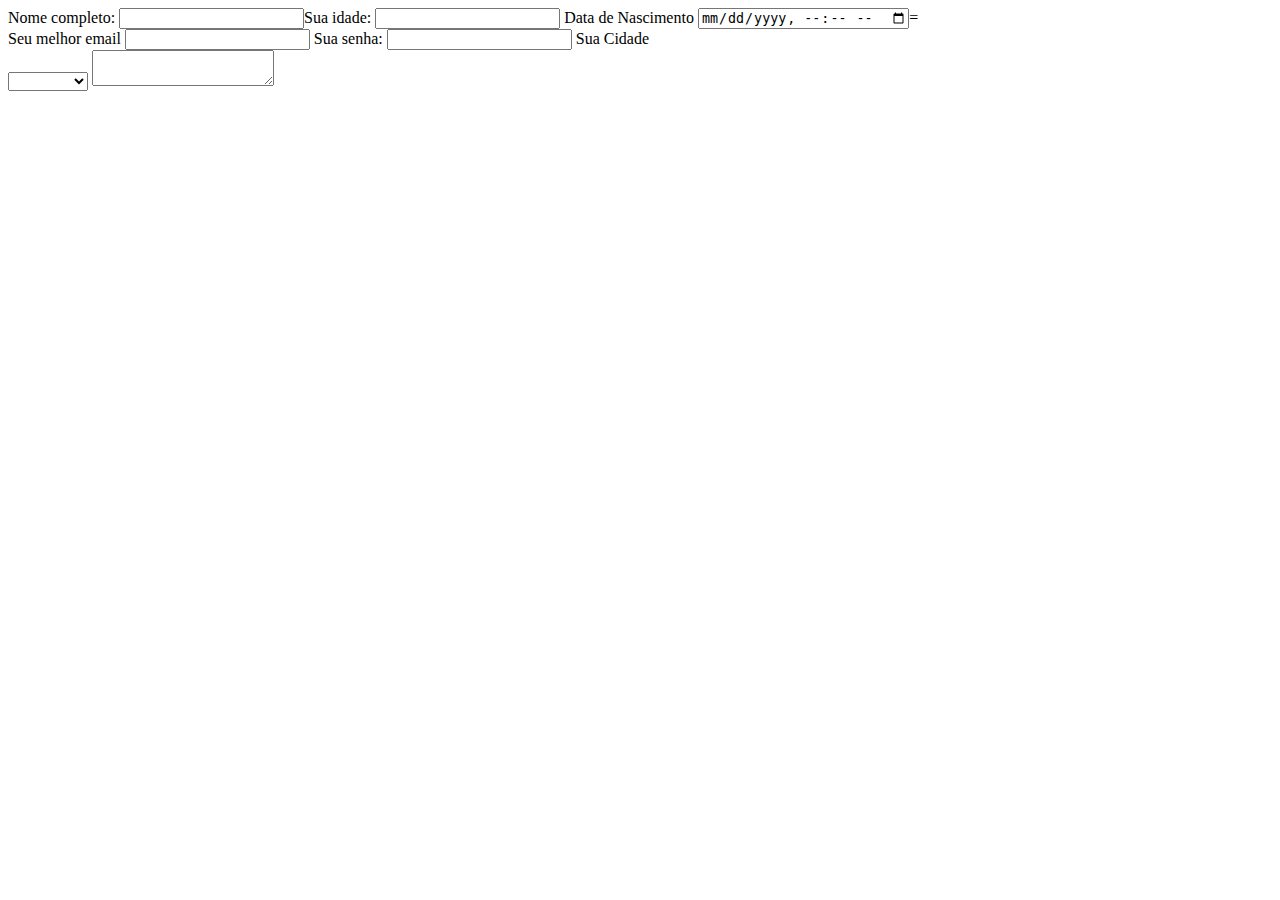
<file: aula 3/index.html>
<!doctype html>
<html>

<head>

<title> Exemplos de Formularios</title>

</head>

<body>

<form action="mailto:zecalife4@gmail.com" method="post">


<label for="camponome">Nome completo:</label> 
<input type="text" name="camponome>"

<label for="camponumero">Sua idade:</label>
<input type="number" name="camponumero">


<label for="campodata"> Data de Nascimento</label>
<input type="datetime-local" name="campodata">=

<br>

<label for="campoemail">Seu melhor email</label>
<input type="email">


<label for="camposenha">Sua senha:</label>

<input type="password" name="camposenha" minlength="6" required>

<form action=" camposelect">Sua Cidade</form>
<label for="camposelect" id></label>
<select name="camposelect" id="">

<option value=""></option>
<option value="">Opção 01</option>
<option value="">Opção 02</option>
<option value="">Opção 03</option>
<option value="">Opção 04</option>
<option value="">Opção 05</option>
<option value="">Opção 06</option>
</select>

<textarea name="placeholder" id="Sua Mensagem"</textarea>





<button type="submit">Clique aqui</button>


</form>



</body>




</html>
</file>
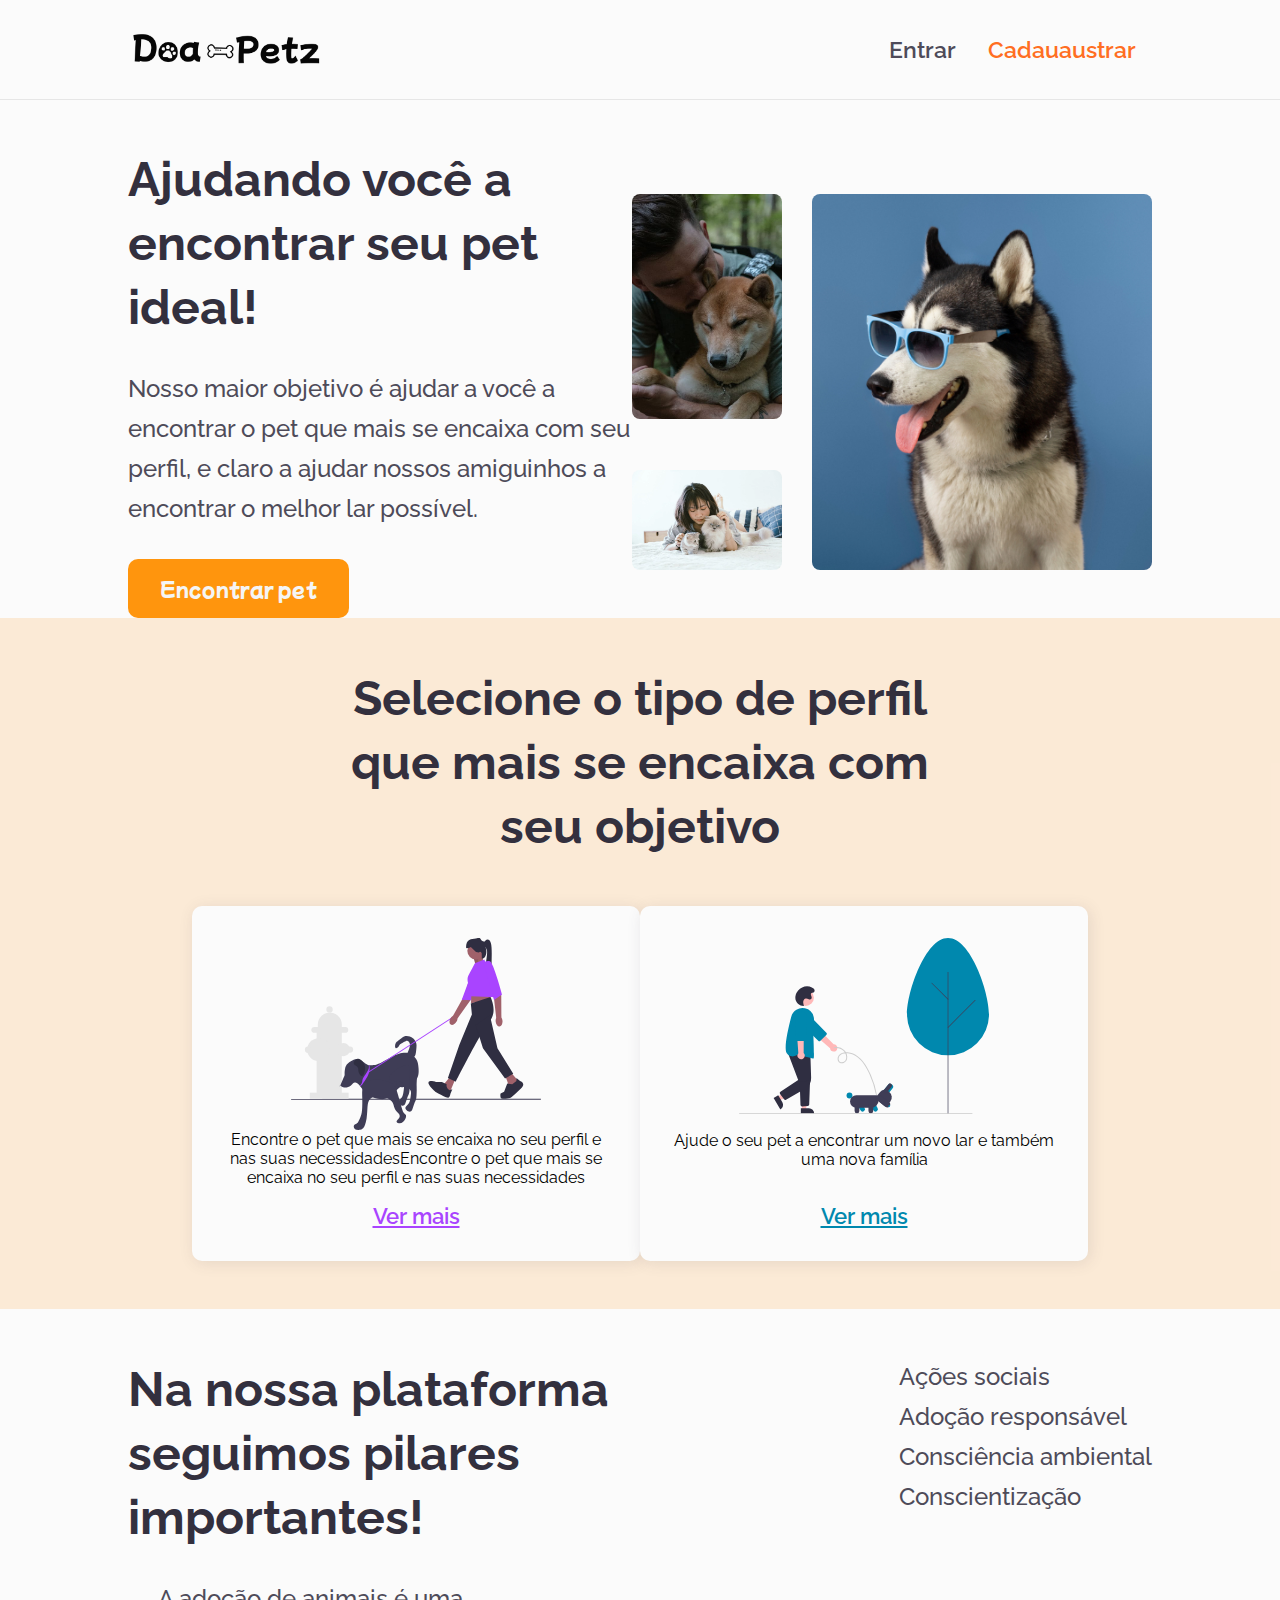
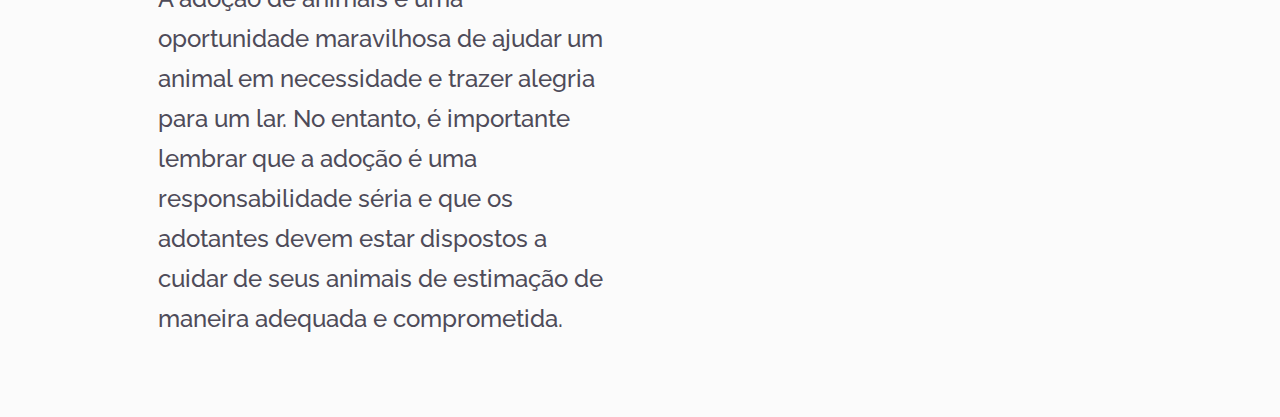
<file: petz/index.html>
<!DOCTYPE html>
<html lang="br">

<head>
    <meta charset="UTF-8">
    <meta name="viewport" content="width=device-width, initial-scale=1.0">
    <title>Doa-Petz</title>

    <link rel="stylesheet" href="style.css">


</head>

<body>

    <header>
        <nav class="menu">
            <img class="logomarca" src="./assets/img/doapetz.png" alt="">

            <ul class="links-navegacao">
                <li>
                    <a href="">Entrar</a>
                </li>

                <li>
                    <a href="" class="registrar">Cadauaustrar</a>
                </li>

            </ul>


        </nav>

    </header>

    <main>
        <!-- Seção Primaria -->
        <section class="painel-principal">

            <div class="anuncio-petz">
                <h1 class="titulo">Ajudando você a encontrar seu pet ideal!
                </h1>
                <p class="descricao">Nosso maior objetivo é ajudar a você a encontrar o pet que mais se encaixa com seu
                    perfil, e claro a ajudar nossos amiguinhos a encontrar o melhor lar possível.
                </p>
                <button class="botao-principal">
                    Encontrar pet
                </button>


            </div>

            <div class="imagens-petz">

                <div class="fotos-da-esquerda">
                    <img src="./assets/img/homem-cachorro.jpeg" alt="">
                    <img src="./assets/img/moca-gatos.jpg">
                </div>

                <div class="fotos-da-direita">
                    <img src="./assets/img/cachorro-oculos.jpg" alt="">
                </div>

            </div>

        </section>
        <!-- seção secundária -->

        <section class="tipos-perfil">
            <h2 class="titulo">Selecione o tipo de perfil que mais se encaixa com seu objetivo</h2>

            <div class="cards-container">
                <div class="card-de-perfil">
                    <img src="./assets/icons/mulher-cahorro.svg" alt="">

                    <div class="conteudo-card">
                        <p>Encontre o pet que mais se encaixa no seu perfil e nas suas necessidadesEncontre o pet que
                            mais se encaixa no seu perfil e nas suas necessidades</p>
                    </div>
                    <a href="" class="link-card link-roxo">Ver mais</a>


                </div>
                <div class="card-de-perfil">
                    <img src="./assets/icons/homem-cachorro.svg " alt="">

                    <div class="conteudo-card">
                        <p>Ajude o seu pet a encontrar um novo lar e também uma nova família</p>
                    </div>
                    <a href="" class="link-card link-azul">Ver mais</a>
                </div>
            </div>

        </section>

        <!-- Seção Terciaria -->

        <section class="valores-da-plataforma">
            <div class="sobre-os-valores">
                <h2 class="titulo">Na nossa plataforma seguimos pilares importantes!</h2>

                <p class="descricao">
                    A adoção de animais é uma oportunidade maravilhosa de ajudar um animal em necessidade e trazer
                    alegria para um lar. No entanto, é importante lembrar que a adoção é uma responsabilidade séria e
                    que os adotantes devem estar dispostos a cuidar de seus animais de estimação de maneira adequada e
                    comprometida.
                </p>

            </div>

            <div class="valores-topicos">
                <div class="coluna-dos-valores">
                    <!-- valor 01 -->
                    <div class="valor">
                        <p class="descricao">Ações sociais</p>
                    </div>

                    <!-- valor 02 -->
                    <div class=valor>
                        <p class="descricao">Adoção responsável</p>
                    </div>

                </div> 
                <div class="coluna-dos-valores">
                    
                    <!--valor 03  -->
                    <div class="valor">
                        <p class="descricao">Consciência ambiental</p>
                    </div>

                    <!-- valor 04 -->
                    <div class="valor">
                        <p class="descricao">Conscientização</p>
                    </div>
                        



            </div>
        </section>

    </main>


</body>

</html>
</file>
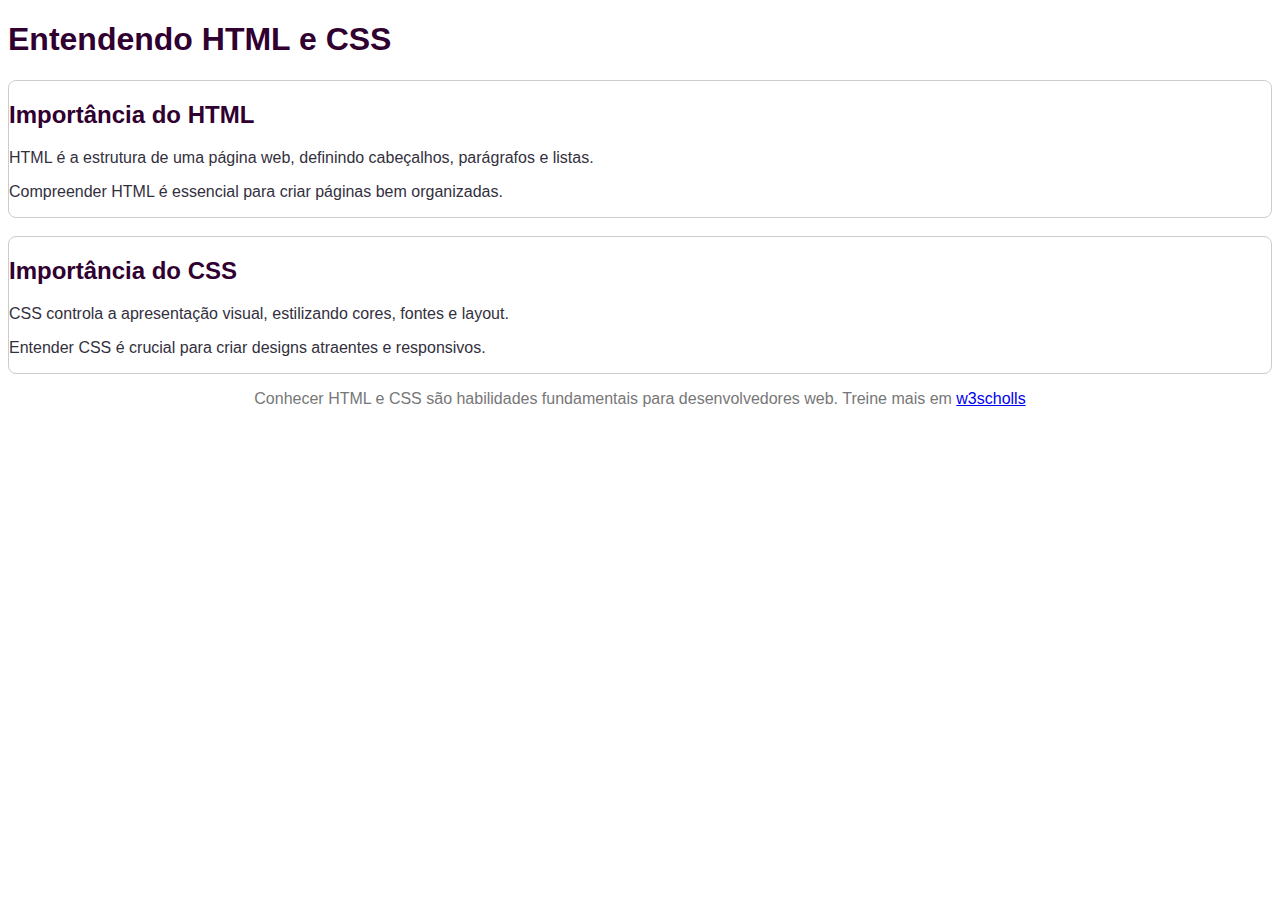
<file: AULA 1/Exemplo.html>
<!DOCTYPE html>
<html lang="pt-br">
<head>
<title>Primeiro Site</title>
<link rel="stylesheet" href="exemplo.css">
</head>
<body>
    <h1 class="titulo">Entendendo HTML e CSS</h1>
<div>
    <h2 class="titulo">Importância do HTML </h2>

    <p>HTML é a estrutura de uma página web, definindo cabeçalhos, parágrafos e listas.</p>

    <p>Compreender HTML é essencial para criar páginas bem organizadas.</p>

</div>
<br>
<div>
  
    <h2 class="titulo">Importância do CSS</h2>

    <p>CSS controla a apresentação visual, estilizando cores, fontes e layout.</p>

    <p>Entender CSS é crucial para criar designs atraentes e responsivos.</p>

</div>
  

    <p id="ultimoParagrafo">Conhecer HTML e CSS são habilidades fundamentais para desenvolvedores web. Treine mais em <a href="https://www.w3schools.com">w3scholls</p>


    
</body>

</html>
</file>
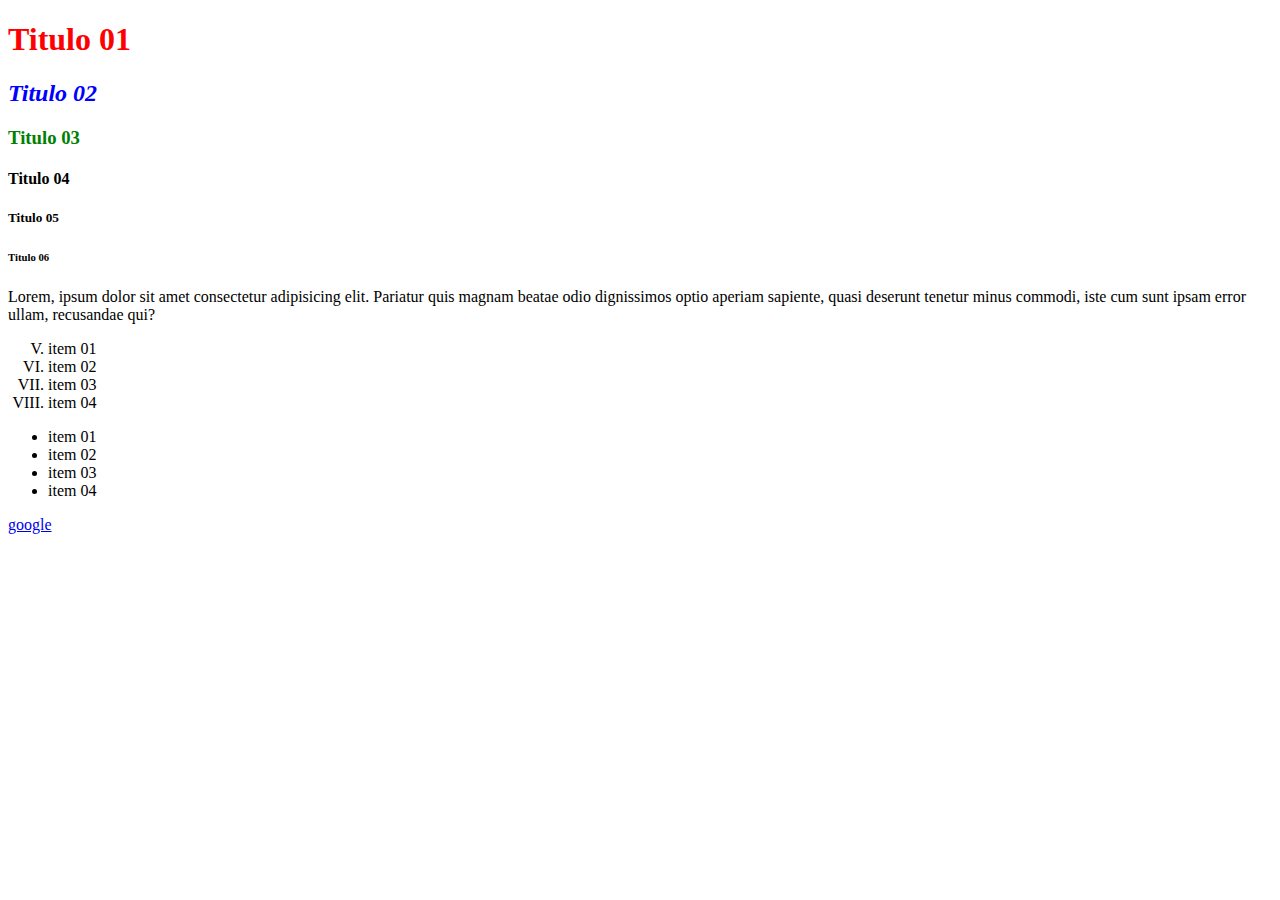
<file: AULA 1/Iindex.html>
<!DOCTYPE html>
<html>
<head>
<title>jose carlos</title>
<style>
    h2{
        color:blue;
        font-style: italic;


    }
</style>
<link rel="stylesheet" href="style.css "> 
</head>

<body>

<h1 style="color: red;">Titulo 01</h1>
<h2 class="titulo">Titulo 02</h2>
<h3>Titulo 03</h3>
<h4>Titulo 04</h4>
<h5>Titulo 05</h5>
<h6>Titulo 06</h6>

<p>Lorem, ipsum dolor sit amet consectetur adipisicing elit. Pariatur quis magnam beatae odio dignissimos optio aperiam sapiente, quasi deserunt tenetur minus commodi, iste cum sunt ipsam error ullam, recusandae qui?</p>
<OL type="I" start="5" >

    <li>item 01</li>
    <li>item 02</li>
    <li>item 03</li>
    <li>item 04</li>
</OL>
<UL>
    <li>item 01</li>
    <li>item 02</li>
    <li>item 03</li>
    <li>item 04</li>
</UL>
<a href="https://www.google.com" target="_blank">google</a>





</body>
</html>
</file>
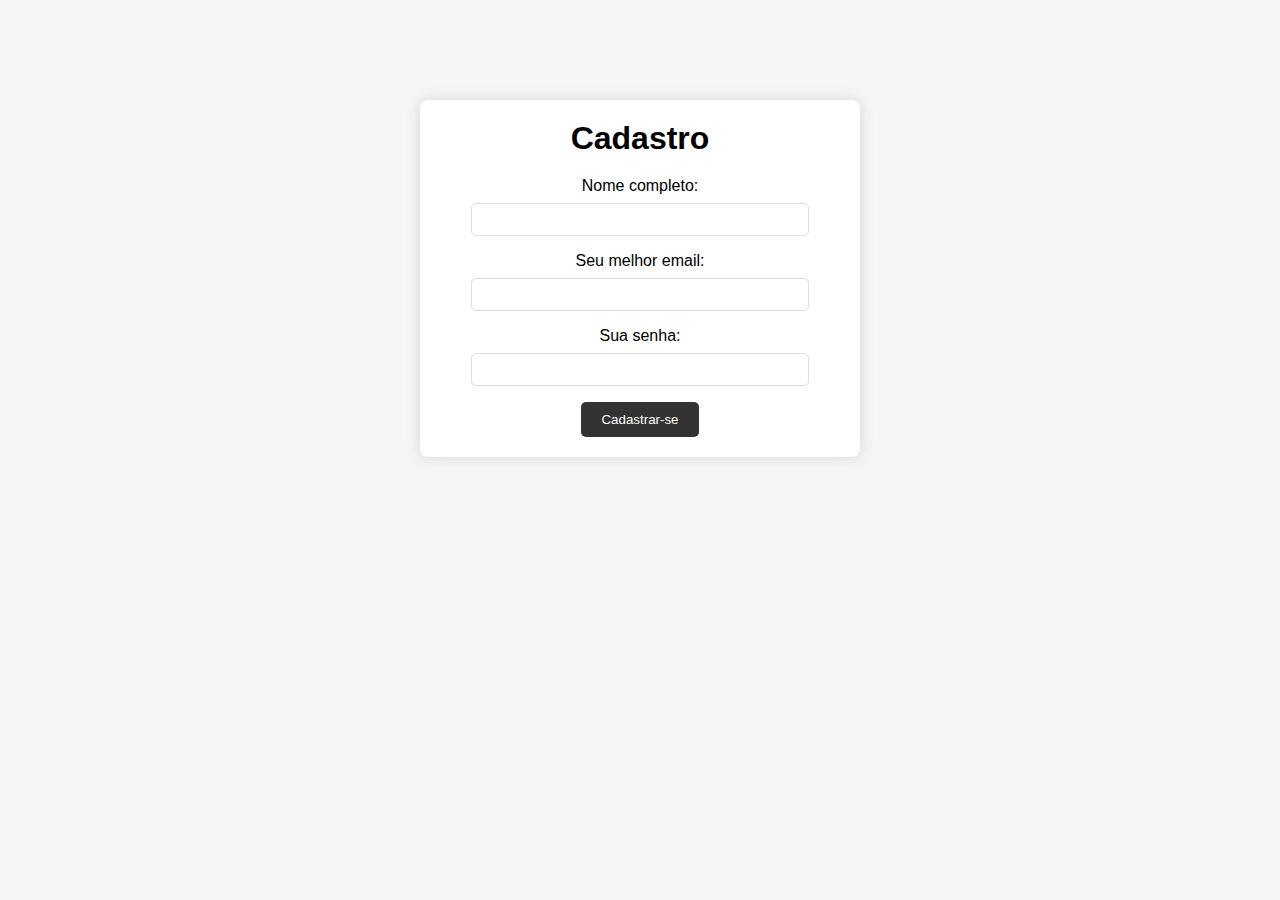
<file: aula 3/exemplo.html>
<!DOCTYPE html>
<html lang="en">
<head>
    <meta charset="UTF-8">
    <meta name="viewport" content="width=device-width, initial-scale=1.0">
    <title>Document</title>
<link rel="stylesheet" href="style.css">

</head>
<body>

<form action="">

<h1>Cadastro</h1>

<label for="camponome">Nome completo:</label>
<input type="text" name="camponome" required minlength="3">

<label for="campoemail">Seu melhor email:</label>
<input type="email" name="campoemail" required>

<label for="camposenha">Sua senha:</label>
<input type="password" name="camposenha" required minlength="6">

<button type="submit">Cadastrar-se</button>



</form>




    
</body>
</html>
</file>
<file: petz/style.css>
@import url('https://fonts.googleapis.com/css2?family=Raleway:wght@100;200;300;400;500;600&display=swap');
  @import url('https://fonts.googleapis.com/css2?family=Mochiy+Pop+P+One&display=swap');

* {
    margin: 0px;
    padding: 0px;
    font-family: 'Raleway', sans-serif;
}

.logomarca {

    width: 200px;
}

.menu {
    width: 80%;
    margin: 0px auto;

    display: flex;
    flex-direction: row;
    justify-content: space-between;
    align-items: center;      
}

.links-navegacao{
    list-style: none;

    display:flex;
    flex-direction: row;
}
li a{
    font-size: 23px;
    color: #4e4b59;
    text-decoration: none;
    font-weight: 600;
    padding: 16px;
}

.registrar{
color: #ff6e22;
}

header{
    padding: 32px 0px;
    box-shadow: 0px 1px #00000015;
}

.titulo{
    font-size: 48px;
    font-weight: 700;
    line-height: 64px;
    color: #33303e;
}

.descricao{
    font-size: 24px;
    font-weight: 500;
    line-height: 40px;
    color: #4e4b59;
}

.botao-principal{
    font-size: 19px;
    background-color: #ff950d;
    color: #f5f5f5;
    padding: 16px 32px;
    border: 1px; solid #f5f5f5;
    border-radius: 10px;

    font-family: 'Mochiy Pop P One', sans-serif;    
    cursor:pointer;
    transition: 0.4s;
    
}
.botao-principal:hover{
    box-shadow: 1px 1px 15px #00000032;
}

.anuncio-petz{
    width: 50%;
    display: flex;
    flex-direction: column;
    align-items: flex-start;
    gap: 30px;
}

.painel-principal{
    width: 80%;
    margin: 0px auto;

    display: flex;
    flex-direction: row;
    justify-content: space-between;
    align-items: center;
  
}
.fotos-da-esquerda img{
    width: 150px;
    border-radius: 8px;

}

.fotos-da-direita img{
    width: 340px;
    border-radius: 8px;
}

.imagens-petz{
    display: flex;
    flex-direction: row;
    gap: 30px;
}


.fotos-da-esquerda, .fotos-da-direita{
display: flex;
flex-direction: column;
justify-content: space-between;
}

main{
    padding-top: 48px;
    padding-bottom: 48px;

}

body{
 background-color: #fbfbfb;
}

.tipos-perfil{
    background-color: #ff880025;
    padding: 48px 0px;
    display:flex;
    flex-direction:column;
    align-items: center;
}

.tipos-perfil h2{
    width: 52%;
    text-align: center;
}

.card-de-perfil{
    background-color: #fbfbfb;
    width: 450px;
    padding: 32px;
    border-radius: 10px;
    box-shadow: 2px 2px 15px #4e4b5920;

    display:flex;
    flex-direction: column;
    align-items: center;
    justify-content: space-between;
}
.card-de-perfil img{ 
    width: 250px;
    }

.conteudo-card{
    text-align: center;
    display: flex;
    flex-direction: column;
    align-items: center;
    justify-content: space-between;
}

.link-card{
    font-size: 22px;
    font-weight: 600;
    margin-top: 16px;

}

.cards-container{
    width: 70%;
    margin-top: 48px;
    display: flex;
    flex-direction: row;
    justify-content: space-between;

}
.link-azul{
    color: #0088ae;
    }
    .link-roxo{
        color: #a944ff;

}
    
.valores-da-plataforma{
    width: 80%;
    margin: 0 auto;
    margin-top: 48px;

    display: flex;
    flex-direction: row;
    justify-content: space-between;
            
}

.sobre-os-valores{
    width: 50%;
    
}
.sobre-os-valores p{
    margin: 30px;

}
</file>
<file: AULA 1/exemplo.css>
p{
    font-family: Arial, Helvetica, sans-serif;
    color:#33303e;

}
.titulo{
font-family: Arial, Helvetica, sans-serif;
color: #300030;
}

#ultimoParagrafo{
color:#777;
text-align: center;
}

div{
border-width: 1px;
border-style: solid;
border-color: #ccc;
border-radius: 8px;
}
</file>
<file: AULA 1/style.css>
h3{
    color:green;
}
.titulo2
{color: blueviolet;
}
</file>
<file: aula 3/style.css>
*{
margin: 0px;
padding: 0px;
font-family: Verdana, Geneva, Tahoma, sans-serif;

}

body{
 background-color: #f5f5f5 ;
 
}

form{
    width: 400px;
    padding: 20px;
    border-radius: 8px;
    background-color: white;
    
margin: 100px auto;
box-shadow: 0px 0px 15px #00000020;
    
text-align: center;

}

h1{ 
    margin-bottom: 20px;    
}

label{ 
    display: block;
    margin-bottom: 8px;
}

input{
margin-bottom: 16px;
width: 80%;
padding: 8px;
border-radius: 5px;
border: 1px solid #ddd;
}

button{
background:  #333;
color: white;
padding: 10px 20px;
border:none;
border-radius: 5px;

cursor: pointer;
}

button:hover{

background: #555;

}
</file>
